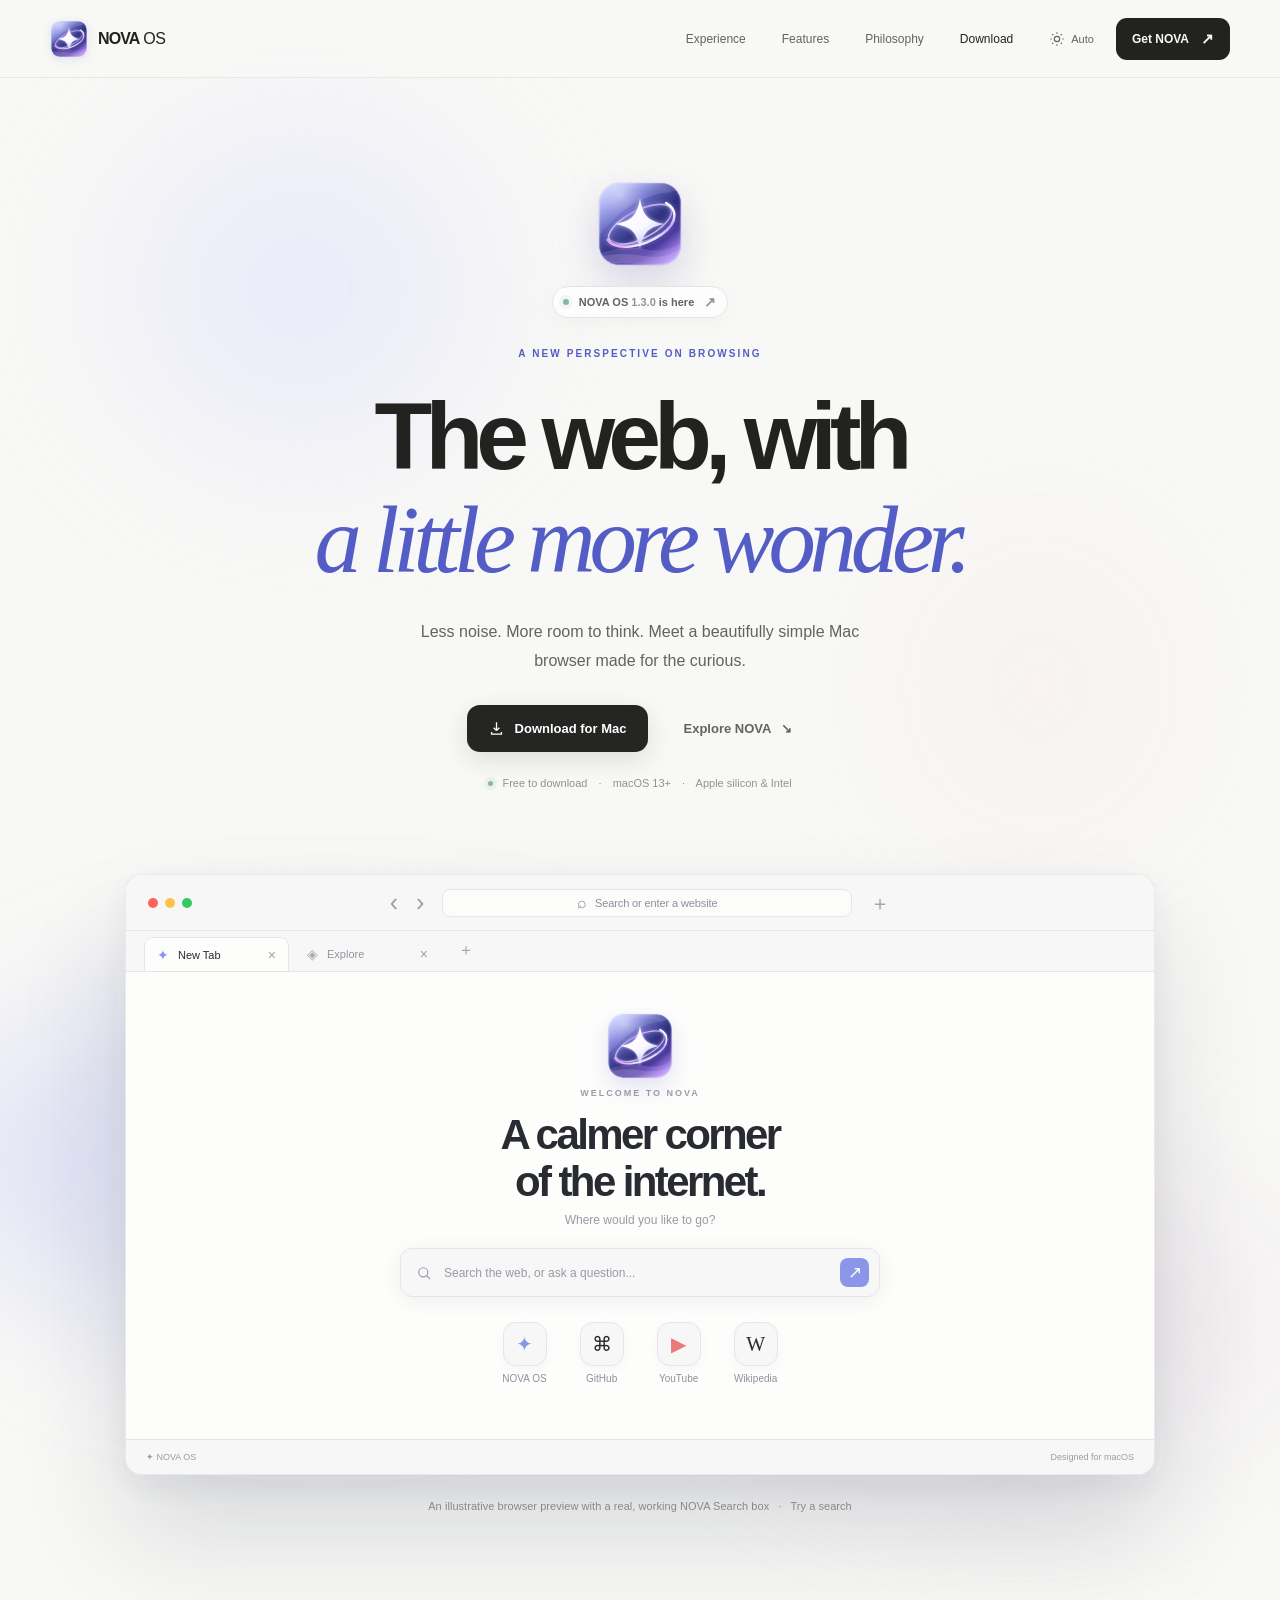
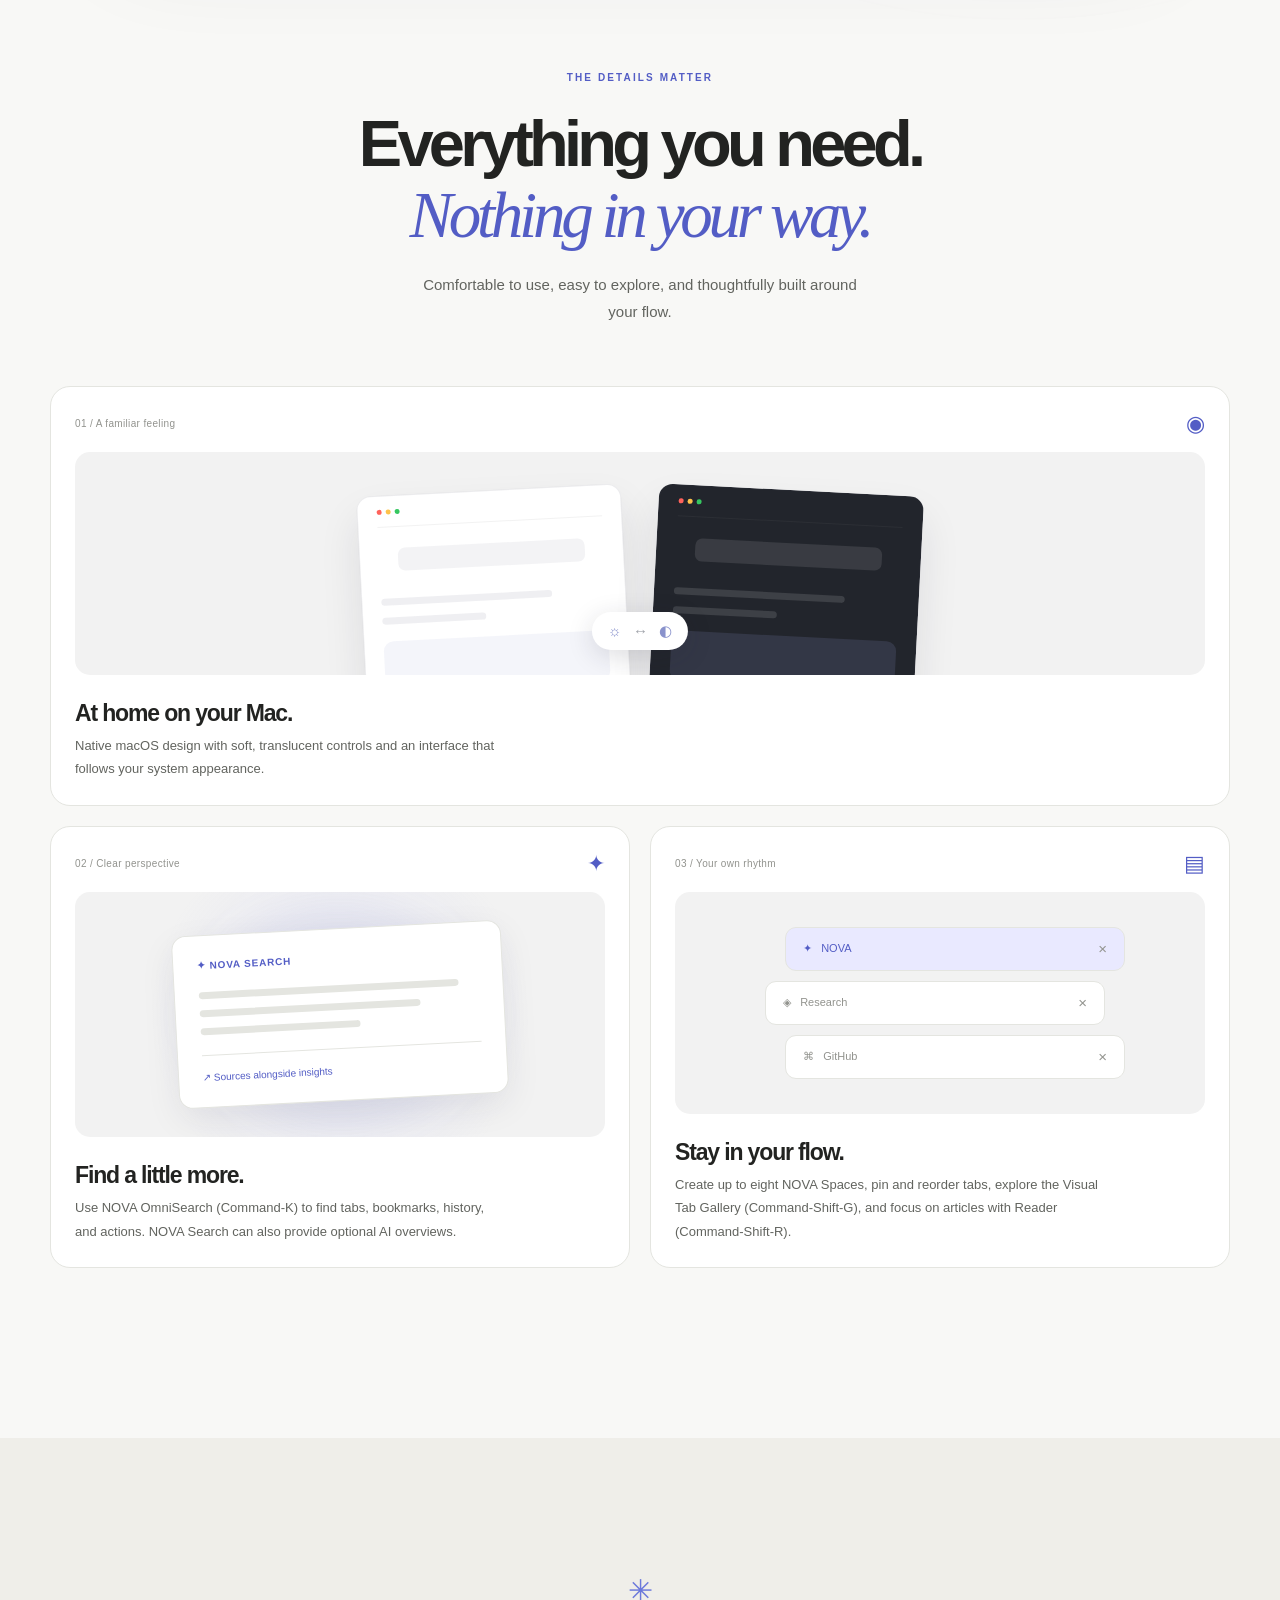
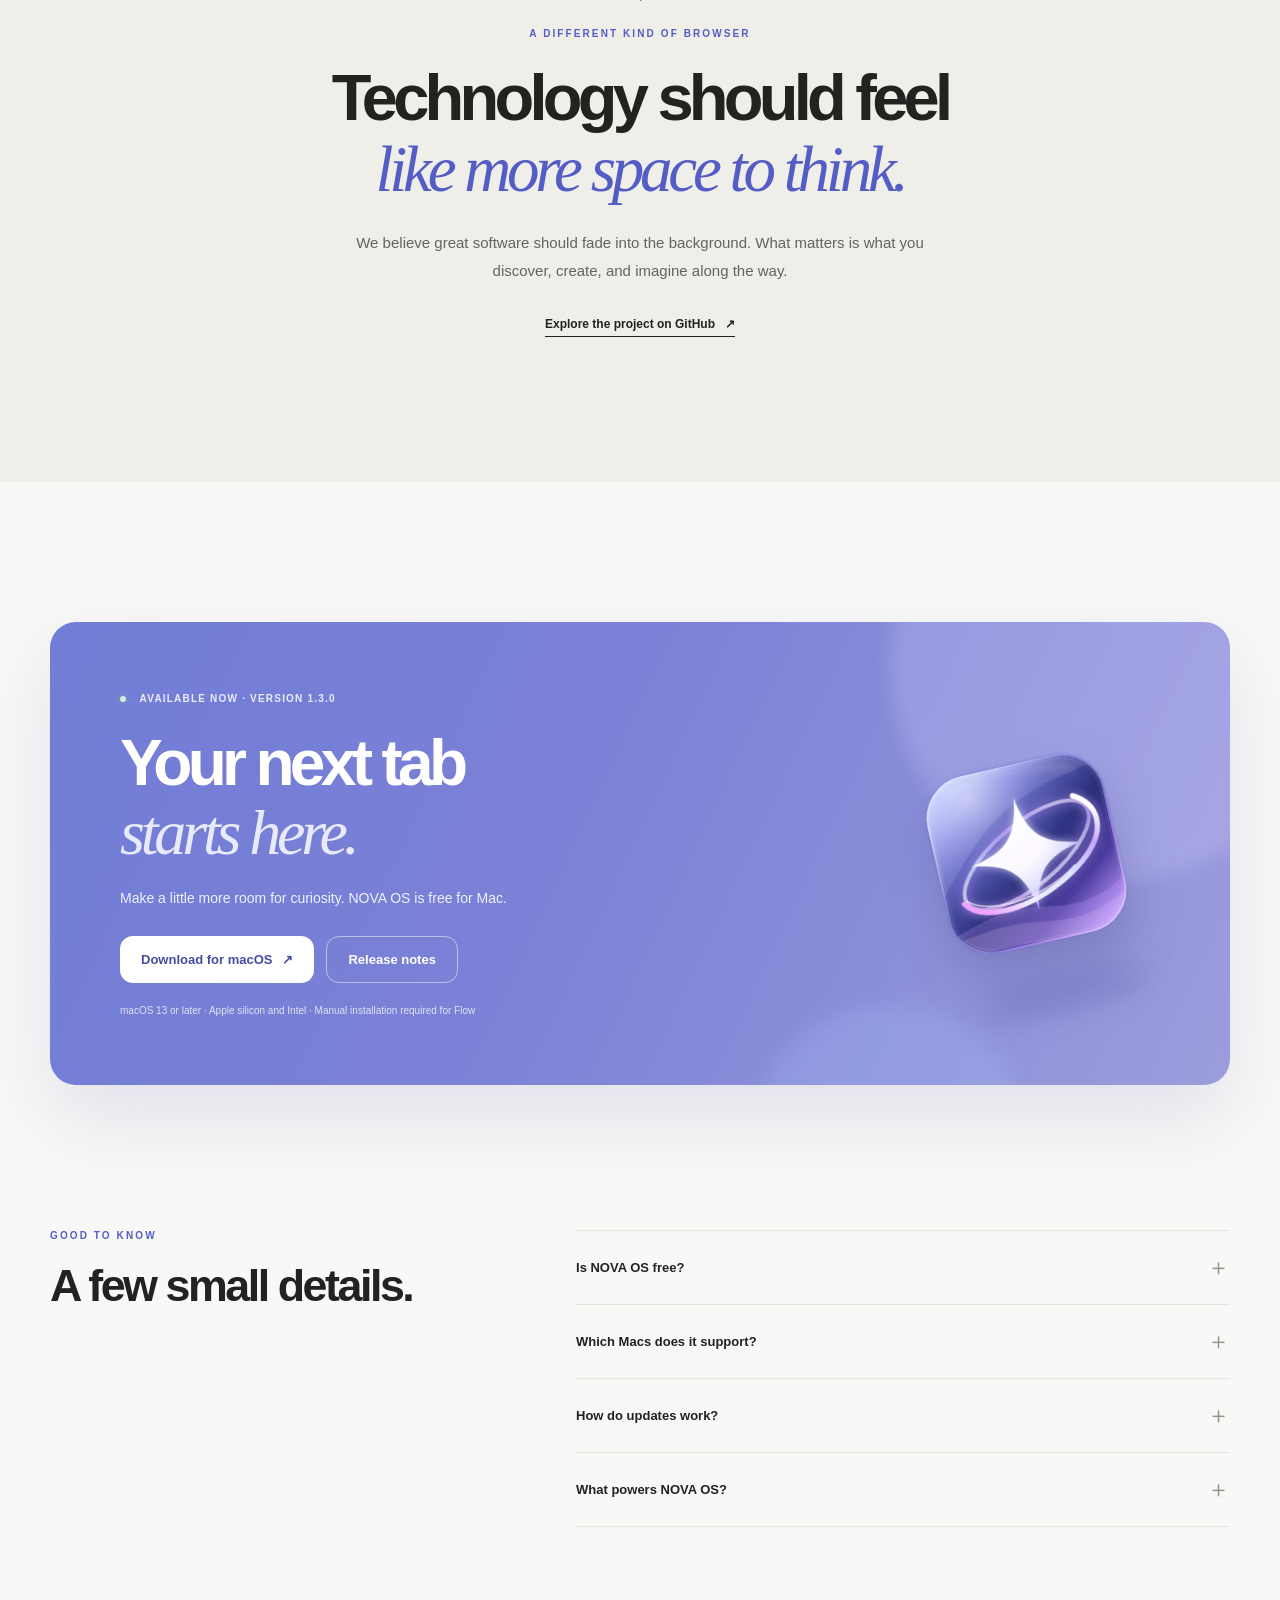
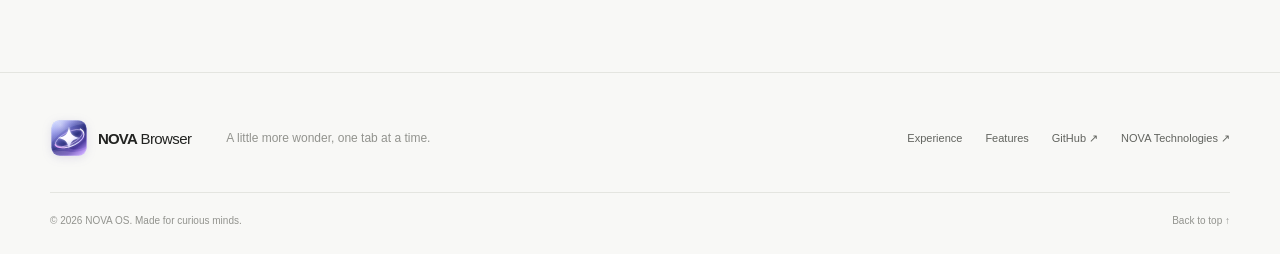
<file: site/index.html>
<!doctype html>
<html lang="en">
<head>
  <meta charset="utf-8">
  <meta name="viewport" content="width=device-width,initial-scale=1">
  <meta name="theme-color" content="#f8f8f6">
  <meta name="description" content="NOVA OS for Mac. A calmer, more thoughtful way to explore the web. Native macOS, beautiful tabs, NOVA Search, and AI-powered search overviews. Free download.">
  <meta property="og:type" content="website">
  <meta property="og:title" content="NOVA OS — A quieter way to explore">
  <meta property="og:description" content="A beautifully considered browser for Mac. Meet NOVA Flow.">
  <title>NOVA OS — A quieter way to explore</title>
  <link rel="icon" href="favicon.svg" type="image/svg+xml">
  <link rel="preload" href="logo.svg" as="image" type="image/svg+xml">
  <link rel="stylesheet" href="styles.css">
  <script src="script.js" defer></script>
</head>
<body>
  <a class="skip-link" href="#main">Skip to content</a>
  <div class="site-shell">
    <header class="site-header" id="top">
      <nav class="nav wrap" aria-label="Main navigation">
        <a class="brand" href="#top" aria-label="NOVA OS home"><span class="brand-mark" aria-hidden="true"><img src="logo.svg" alt="" width="38" height="38" decoding="async"></span><span>NOVA<span class="brand-soft"> OS</span></span></a>
        <div class="nav-links" id="nav-links">
          <a href="#experience">Experience</a>
          <a href="#features">Features</a>
          <a href="#story">Philosophy</a>
          <a href="#download">Download</a>
        </div>
        <div class="nav-actions">
          <button class="theme-button" id="theme-switch" type="button" aria-label="Theme: automatic. Change theme" title="Change appearance"><svg viewBox="0 0 24 24" fill="none" stroke="currentColor" stroke-width="1.7"><circle cx="12" cy="12" r="4"/><path d="M12 2v2m0 16v2m10-10h-2M4 12H2m17.1-7.1-1.5 1.5M6.4 17.6l-1.5 1.5m14.2 0-1.5-1.5M6.4 6.4 4.9 4.9"/></svg><span class="theme-text">Auto</span></button>
          <a class="nav-download" href="https://github.com/Ethan-cat-a/Nova-OS/releases/download/v1.3.0/Nova-OS-Installer.pkg" target="_blank" rel="noopener">Get NOVA <span aria-hidden="true">↗</span></a>
          <button class="menu-button" type="button" id="menu-button" aria-controls="nav-links" aria-expanded="false" aria-label="Open menu"><span></span><span></span></button>
        </div>
      </nav>
    </header>

    <main id="main">
      <section class="hero wrap" aria-labelledby="hero-heading">
        <div class="ambient ambient-one" aria-hidden="true"></div>
        <div class="ambient ambient-two" aria-hidden="true"></div>
        <div class="hero-content">
          <img class="hero-identity entrance" src="logo.svg" alt="NOVA OS orbital star logo" width="88" height="88" decoding="async">
          <a href="#download" class="announcement entrance"><span class="announcement-dot"></span><span>NOVA OS <span class="announcement-version">1.3.0</span> is here</span><span class="announcement-arrow" aria-hidden="true">↗</span></a>
          <p class="eyebrow entrance delay-1">A NEW PERSPECTIVE ON BROWSING</p>
          <h1 id="hero-heading" class="entrance delay-2">The web, with<br><em>a little more wonder.</em></h1>
          <p class="hero-description entrance delay-3">Less noise. More room to think. Meet a beautifully simple Mac browser made for the curious.</p>
          <div class="hero-actions entrance delay-4">
            <a class="button button-primary" href="https://github.com/Ethan-cat-a/Nova-OS/releases/download/v1.3.0/Nova-OS-Installer.pkg" target="_blank" rel="noopener"><svg viewBox="0 0 24 24" fill="none" stroke="currentColor" stroke-width="1.8" aria-hidden="true"><path d="M12 3v12m0 0 4-4m-4 4-4-4M5 17v3h14v-3"/></svg> Download for Mac</a>
            <a class="button button-quiet" href="#experience">Explore NOVA <span aria-hidden="true">↘</span></a>
          </div>
          <p class="hero-footnote entrance delay-4"><span class="tiny-dot"></span> Free to download <span class="footnote-separator">·</span> macOS 13+ <span class="footnote-separator">·</span> Apple silicon &amp; Intel</p>
        </div>
      </section>

      <section id="experience" class="experience-section" aria-labelledby="experience-heading">
        <div class="wrap">
          <div class="browser-stage reveal">
            <div class="stage-light stage-light-one" aria-hidden="true"></div>
            <div class="stage-light stage-light-two" aria-hidden="true"></div>
            <div class="browser-preview" id="browser-preview" aria-label="Illustrative NOVA OS interface preview">
              <div class="preview-topbar">
                <div class="traffic-lights" aria-hidden="true"><i></i><i></i><i></i></div>
                <div class="preview-toolbar">
                  <span class="preview-icon" aria-hidden="true">‹</span>
                  <span class="preview-icon" aria-hidden="true">›</span>
                  <div class="preview-address"><span class="address-lock" aria-hidden="true">⌕</span><span id="preview-address-text">Search or enter a website</span></div>
                  <span class="preview-icon preview-add" aria-hidden="true">＋</span>
                </div>
              </div>
              <div class="preview-tabs" aria-hidden="true"><div class="preview-tab selected"><span class="tab-favicon">✦</span> New Tab <span class="tab-x">×</span></div><div class="preview-tab"><span class="tab-favicon alt">◈</span> Explore <span class="tab-x">×</span></div><span class="tabs-plus">＋</span></div>
              <div class="preview-content">
                <img class="preview-stars preview-logo" src="logo.svg" alt="" width="68" height="68" decoding="async">
                <span class="preview-kicker">WELCOME TO NOVA</span>
                <h2 id="experience-heading">A calmer corner<br>of the internet.</h2>
                <p>Where would you like to go?</p>
                <form class="demo-search" id="demo-search" role="search" action="search.html" method="get">
                  <svg viewBox="0 0 24 24" fill="none" stroke="currentColor" stroke-width="1.8" aria-hidden="true"><circle cx="10.9" cy="10.9" r="6.8"/><path d="m16 16 5 5"/></svg>
                  <input id="demo-query" name="q" placeholder="Search the web, or ask a question..." aria-label="Try a NOVA search" autocomplete="off" maxlength="180">
                  <button class="demo-search-go" type="submit" aria-label="Search the web with NOVA OS">↗</button>
                </form>
                <div class="preview-favorites" aria-label="Example favorites">
                  <a href="https://nova-os-browser.vercel.app/" target="_blank" rel="noopener"><span class="favorite-icon fav-nova">✦</span><span>NOVA OS</span></a>
                  <a href="https://github.com/" target="_blank" rel="noopener"><span class="favorite-icon fav-git">⌘</span><span>GitHub</span></a>
                  <a href="https://www.youtube.com/" target="_blank" rel="noopener"><span class="favorite-icon fav-video">▶</span><span>YouTube</span></a>
                  <a href="https://en.wikipedia.org/" target="_blank" rel="noopener"><span class="favorite-icon fav-wiki">W</span><span>Wikipedia</span></a>
                </div>
              </div>
              <div class="preview-status"><span>✦ NOVA OS</span><span>Designed for macOS</span></div>
            </div>
            <p class="preview-caption">An illustrative browser preview with a real, working NOVA Search box <span>·</span> Try a search</p>
          </div>
        </div>
      </section>

      <section id="features" class="features-section wrap" aria-labelledby="features-heading">
        <div class="section-intro reveal">
          <p class="eyebrow">THE DETAILS MATTER</p>
          <h2 id="features-heading">Everything you need.<br><em>Nothing in your way.</em></h2>
          <p>Comfortable to use, easy to explore, and thoughtfully built around your flow.</p>
        </div>
        <div class="features-grid">
          <article class="feature-card feature-card-large reveal">
            <div class="feature-meta"><span class="feature-index">01 / A familiar feeling</span><span class="feature-symbol" aria-hidden="true">◉</span></div>
            <div class="feature-visual feature-visual-appearance" aria-hidden="true">
              <div class="appearance-left"><div class="appearance-head"><i></i><i></i><i></i></div><div class="appearance-bar"></div><div class="appearance-line"></div><div class="appearance-line short"></div><div class="appearance-card"></div></div>
              <div class="appearance-right"><div class="appearance-head"><i></i><i></i><i></i></div><div class="appearance-bar"></div><div class="appearance-line"></div><div class="appearance-line short"></div><div class="appearance-card"></div></div>
              <div class="appearance-switch">☼ <span>↔</span> ◐</div>
            </div>
            <div class="feature-copy"><h3>At home on your Mac.</h3><p>Native macOS design with soft, translucent controls and an interface that follows your system appearance.</p></div>
          </article>
          <article class="feature-card reveal">
            <div class="feature-meta"><span class="feature-index">02 / Clear perspective</span><span class="feature-symbol" aria-hidden="true">✦</span></div>
            <div class="feature-visual feature-visual-search" aria-hidden="true"><div class="search-glow"></div><div class="search-mini"><span class="mini-badge">✦ NOVA SEARCH</span><div class="mini-line big"></div><div class="mini-line"></div><div class="mini-line short"></div><div class="mini-source">↗ Sources alongside insights</div></div></div>
            <div class="feature-copy"><h3>Find a little more.</h3><p>Use NOVA OmniSearch (Command-K) to find tabs, bookmarks, history, and actions. NOVA Search can also provide optional AI overviews.</p></div>
          </article>
          <article class="feature-card reveal">
            <div class="feature-meta"><span class="feature-index">03 / Your own rhythm</span><span class="feature-symbol" aria-hidden="true">▤</span></div>
            <div class="feature-visual feature-visual-tabs" aria-hidden="true"><div class="mini-tab active">✦ &nbsp; NOVA <span>×</span></div><div class="mini-tab">◈ &nbsp; Research <span>×</span></div><div class="mini-tab">⌘ &nbsp; GitHub <span>×</span></div></div>
            <div class="feature-copy"><h3>Stay in your flow.</h3><p>Create up to eight NOVA Spaces, pin and reorder tabs, explore the Visual Tab Gallery (Command-Shift-G), and focus on articles with Reader (Command-Shift-R).</p></div>
          </article>
        </div>
      </section>

      <section class="quote-section" id="story" aria-labelledby="story-heading">
        <div class="wrap quote-layout reveal">
          <div class="quote-symbol" aria-hidden="true">✳</div>
          <p class="eyebrow">A DIFFERENT KIND OF BROWSER</p>
          <h2 id="story-heading">Technology should feel<br><em>like more space to think.</em></h2>
          <p>We believe great software should fade into the background. What matters is what you discover, create, and imagine along the way.</p>
          <a href="https://github.com/Ethan-cat-a/Nova-OS" target="_blank" rel="noopener" class="text-link">Explore the project on GitHub <span aria-hidden="true">↗</span></a>
        </div>
      </section>

      <section id="download" class="download-section wrap" aria-labelledby="download-heading">
        <div class="download-card reveal">
          <div class="download-orb orb-a" aria-hidden="true"></div><div class="download-orb orb-b" aria-hidden="true"></div>
          <div class="download-text">
            <span class="download-overline"><span class="status-dot"></span> AVAILABLE NOW · VERSION 1.3.0</span>
            <h2 id="download-heading">Your next tab<br><em>starts here.</em></h2>
            <p>Make a little more room for curiosity. NOVA OS is free for Mac.</p>
            <div class="download-actions"><a class="button button-white" href="https://github.com/Ethan-cat-a/Nova-OS/releases/download/v1.3.0/Nova-OS-Installer.pkg" target="_blank" rel="noopener">Download for macOS <span aria-hidden="true">↗</span></a><a class="button button-outline" href="https://github.com/Ethan-cat-a/Nova-OS/releases/tag/v1.3.0" target="_blank" rel="noopener">Release notes</a></div>
            <p class="download-footnote">macOS 13 or later · Apple silicon and Intel · Manual installation required for Flow</p>
          </div>
          <div class="download-icon-wrap" aria-hidden="true"><div class="download-icon"><img src="logo.svg" alt="" width="195" height="195" loading="lazy" decoding="async"></div><div class="icon-shadow"></div></div>
        </div>
      </section>

      <section class="faq wrap" aria-labelledby="faq-heading">
        <div class="faq-head reveal"><p class="eyebrow">GOOD TO KNOW</p><h2 id="faq-heading">A few small details.</h2></div>
        <div class="faq-list reveal">
          <details><summary>Is NOVA OS free? <span aria-hidden="true">＋</span></summary><p>Yes, NOVA OS is currently free to download and use.</p></details>
          <details><summary>Which Macs does it support? <span aria-hidden="true">＋</span></summary><p>NOVA OS supports macOS 13 and later, including Apple silicon and Intel Macs.</p></details>
          <details><summary>How do updates work? <span aria-hidden="true">＋</span></summary><p>Version 1.3.0 Flow is installed manually using the package above. The original Sparkle signing key was unavailable for this release, so the automatic-update feed still advertises 1.1.6.</p></details>
          <details><summary>What powers NOVA OS? <span aria-hidden="true">＋</span></summary><p>It's a native macOS app built with Apple's WebKit, with NOVA Search and optional AI-generated overviews of search results.</p></details>
        </div>
      </section>
    </main>

    <footer class="footer">
      <div class="wrap footer-top">
        <a class="brand footer-brand" href="#top"><span class="brand-mark" aria-hidden="true"><img src="logo.svg" alt="" width="36" height="36" loading="lazy" decoding="async"></span><span>NOVA<span class="brand-soft"> Browser</span></span></a>
        <p>A little more wonder, one tab at a time.</p>
        <div class="footer-links"><a href="#experience">Experience</a><a href="#features">Features</a><a href="https://github.com/Ethan-cat-a/Nova-OS" target="_blank" rel="noopener">GitHub ↗</a><a href="https://nova-technologies-ai.vercel.app/#products" target="_blank" rel="noopener">NOVA Technologies ↗</a></div>
      </div>
      <div class="wrap footer-bottom"><span>© <span id="year">2026</span> NOVA OS. Made for curious minds.</span><a href="#top">Back to top ↑</a></div>
    </footer>
  </div>
</body>
</html>
</file>
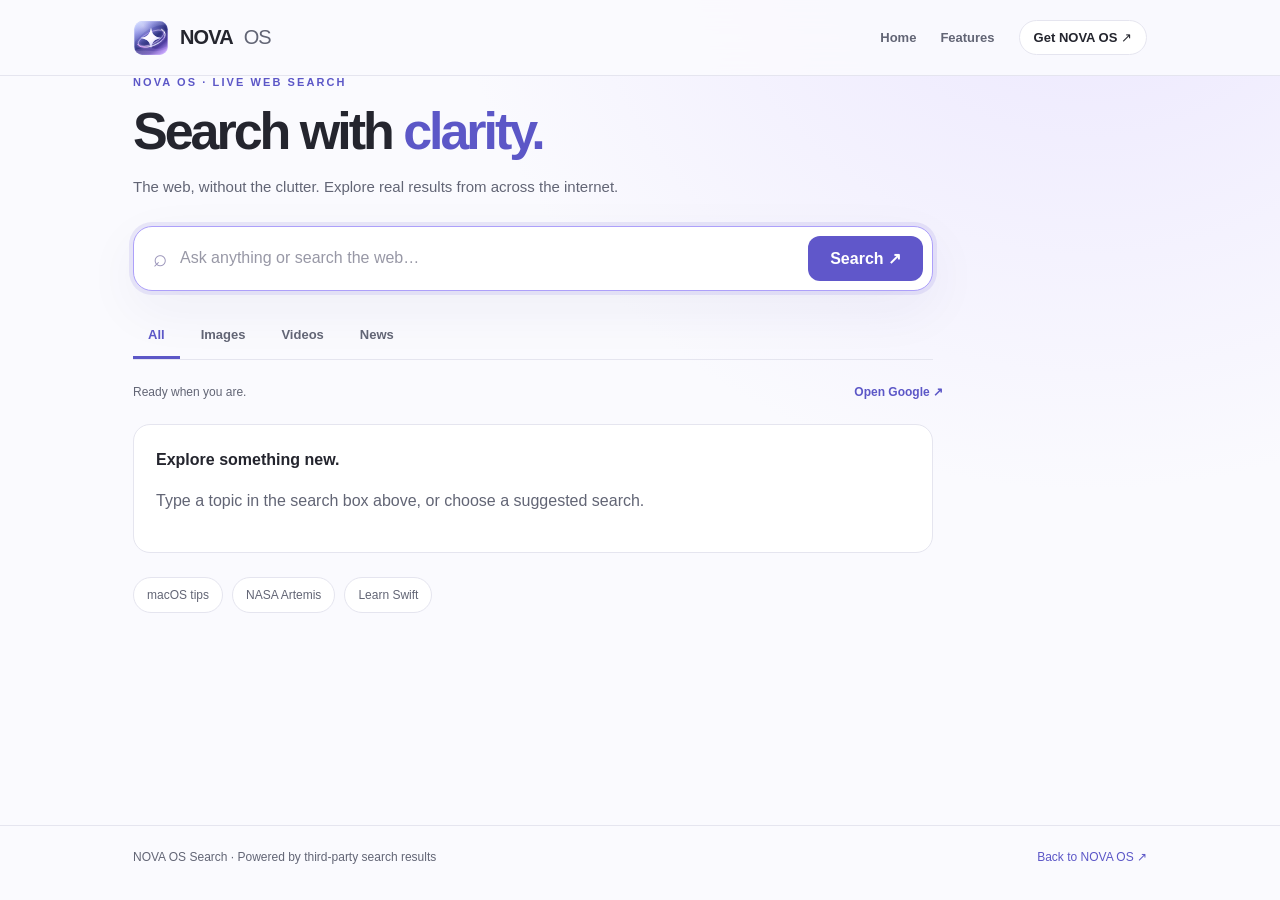
<file: site/search.html>
<!doctype html>
<html lang="en">
<head>
  <meta charset="utf-8">
  <meta name="viewport" content="width=device-width,initial-scale=1">
  <meta name="theme-color" content="#f8f8fa">
  <meta name="description" content="Search the web with NOVA OS. Discover links, images, videos, and news with a fast, focused interface.">
  <title>NOVA Search — NOVA OS</title>
  <link rel="icon" href="favicon.svg" type="image/svg+xml">
  <style>
    :root {
      color-scheme: light;
      --bg: #fafafe; --fg: #24252e; --subtle: #626575; --line: #e5e5ef;
      --panel: #ffffff; --accent: #5c57c7; --accent-soft: #eeeaff;
      --shadow: 0 18px 55px rgba(44,42,103,.055);
    }
    * { box-sizing: border-box }
    body { min-height:100vh; margin:0; background:radial-gradient(ellipse at 85% -12%,#e4ddffb3,transparent 42%),var(--bg);
      color:var(--fg); font-family:-apple-system,BlinkMacSystemFont,"SF Pro Display","Segoe UI",sans-serif; -webkit-font-smoothing:antialiased }
    a { color:inherit } button,input { font:inherit }
    .wrap { max-width:1070px;margin:0 auto;padding:0 28px }
    .topbar { position:sticky;top:0;z-index:5;border-bottom:1px solid var(--line);background:color-mix(in srgb,var(--bg) 93%,transparent);backdrop-filter:blur(22px);-webkit-backdrop-filter:blur(22px) }
    .topinner { min-height:75px;display:flex;align-items:center;justify-content:space-between;gap:22px }
    .brand { display:flex;align-items:center;gap:11px;text-decoration:none;font-weight:710;letter-spacing:-.045em;font-size:20px }
    .brand img { width:36px;height:36px }
    .brand span { font-weight:460;color:var(--subtle) }
    .toplinks {display:flex;gap:24px;align-items:center}
    .toplinks a {font-size:13px;text-decoration:none;color:var(--subtle);font-weight:550}
    .toplinks a:hover {color:var(--accent)}
    .toplinks .download {border:1px solid var(--line);padding:9px 14px;border-radius:99px;color:var(--fg);background:var(--panel)}
    main {padding-top:65px;padding-bottom:100px;min-height:calc(100vh - 151px)}
    .eyebrow {color:var(--accent);font-size:11px;letter-spacing:.19em;font-weight:760;text-transform:uppercase;margin:0 0 15px}
    h1 {font-size:clamp(34px,5vw,52px);letter-spacing:-.058em;line-height:1.11;margin:0 0 14px;font-weight:720}
    h1 em {font-style:normal;color:var(--accent)}
    .lede {color:var(--subtle);font-size:15px;margin:0 0 27px;line-height:1.6}
    .search-form {max-width:800px;display:flex;align-items:center;gap:10px;background:var(--panel);padding:9px 9px 9px 19px;
      border-radius:19px;border:1px solid var(--line);box-shadow:var(--shadow)}
    .search-form:focus-within {border-color:#ada0fa;box-shadow:0 0 0 4px rgba(111,88,213,.12),var(--shadow)}
    .mag {font-size:24px;color:#9b95ba;line-height:1;flex:none}
    .search-form input {width:100%;border:0;outline:0;background:transparent;color:var(--fg);padding:10px 3px;font-size:16px;min-width:0}
    .search-form input::placeholder {color:#9898a6}
    .search-form button {flex:none;padding:13px 22px;background:#6057ca;border:0;border-radius:12px;color:white;font-weight:660;cursor:pointer}
    .search-form button:hover {background:#5046b3}
    .categories {display:flex;gap:6px;max-width:800px;border-bottom:1px solid var(--line);padding-top:26px;overflow-x:auto}
    .category {flex:none;display:inline-block;padding:10px 15px 14px;color:var(--subtle);font-size:13px;font-weight:550;text-decoration:none;border-bottom:3px solid transparent}
    .category:hover {color:var(--accent)}
    .category.active {color:var(--accent);border-color:var(--accent);font-weight:720}
    .report {max-width:810px;display:flex;align-items:center;justify-content:space-between;gap:14px;flex-wrap:wrap;margin:25px 0;color:var(--subtle);font-size:12px}
    .report p {margin:0}
    .backup-link {text-decoration:none;color:var(--accent);font-weight:650}
    .results {max-width:820px;display:grid;gap:12px}
    .result {display:block;text-decoration:none;padding:22px 23px;background:var(--panel);border:1px solid var(--line);border-radius:17px;box-shadow:0 4px 18px rgba(44,42,103,.018);transition:transform .14s,border-color .14s}
    .result:hover,.result:focus-visible {transform:translateY(-2px);border-color:#bdafe8;outline:none}
    .site {display:flex;align-items:center;gap:9px;color:var(--subtle);font-size:11px;overflow-wrap:anywhere}
    .site-icon {width:26px;height:26px;flex:none;display:grid;place-items:center;border-radius:8px;background:var(--accent-soft);color:var(--accent);font-weight:700}
    .result h2 {font-size:17px;letter-spacing:-.017em;line-height:1.4;margin:10px 0 6px;color:var(--accent);font-weight:675}
    .result p {font-size:13px;line-height:1.55;color:var(--subtle);margin:0;overflow-wrap:anywhere}
    .results.images {grid-template-columns:repeat(auto-fill,minmax(195px,1fr))}
    .images .result {padding:9px 9px 15px}
    .images .result img {width:100%;aspect-ratio:4/3;object-fit:cover;border-radius:12px;background:var(--accent-soft)}
    .images .result h2 {font-size:13px;margin:10px 6px 4px}
    .images .result .site {padding:0 6px}
    .images .result p {display:none}
    .note {max-width:800px;padding:22px;color:var(--subtle);background:var(--panel);border:1px solid var(--line);border-radius:17px;line-height:1.6}
    .note strong {color:var(--fg)}
    .note a {color:var(--accent)}
    .examples {display:flex;gap:9px;flex-wrap:wrap;margin-top:24px;max-width:800px}
    .examples a {font-size:12px;text-decoration:none;color:var(--subtle);padding:10px 13px;border-radius:90px;border:1px solid var(--line);background:var(--panel)}
    .examples a:hover {color:var(--accent);border-color:#a99fef}
    footer {padding:24px 0;border-top:1px solid var(--line);font-size:12px;color:var(--subtle)}
    footer .wrap {display:flex;justify-content:space-between;gap:20px;flex-wrap:wrap}
    footer a {text-decoration:none;color:var(--accent)}
    @media (prefers-reduced-motion:reduce){*,*:before,*:after{transition:none!important;scroll-behavior:auto!important}}
    @media (max-width:620px){
      .wrap {padding:0 17px}
      .topinner {min-height:66px}
      .toplinks {gap:10px}
      .toplinks a:not(.download) {display:none}
      main {padding-top:44px}
      .search-form {gap:4px;padding:5px 5px 5px 12px;border-radius:14px}
      .search-form button {padding:12px 13px}
      .search-form input {font-size:14px}
      .result {padding:18px}
      .report {margin:19px 0}
    }
    @media (prefers-color-scheme:dark){
      :root {color-scheme:dark;--bg:#14151b;--fg:#eeeeff;--subtle:#aaa8be;--line:#30313e;
        --panel:#20212a;--accent:#b8adff;--accent-soft:#373349;--shadow:0 18px 55px rgba(0,0,0,.14)}
      body {background:radial-gradient(ellipse at 85% -12%,#34305480,transparent 44%),var(--bg)}
      .search-form button {background:#7770d8;color:#fff}
      .search-form button:hover {background:#8e81ed}
      .toplinks .download {color:var(--fg)}
      .result:hover,.result:focus-visible {border-color:#665d98}
      .result h2,.backup-link {color:#b9b0ff}
      .search-form input::placeholder {color:#848397}
    }
  </style>
</head>
<body>
  <header class="topbar">
    <div class="wrap topinner">
      <a href="/" class="brand" aria-label="NOVA OS home"><img src="logo.svg" width="36" height="36" alt="">NOVA <span>OS</span></a>
      <nav class="toplinks" aria-label="Site navigation">
        <a href="/">Home</a>
        <a href="/#features">Features</a>
        <a class="download" href="/#download">Get NOVA OS ↗</a>
      </nav>
    </div>
  </header>
  <main class="wrap">
    <p class="eyebrow">NOVA OS · LIVE WEB SEARCH</p>
    <h1>Search with <em>clarity.</em></h1>
    <p class="lede">The web, without the clutter. Explore real results from across the internet.</p>
    <form class="search-form" action="search.html" method="get" role="search">
      <span class="mag" aria-hidden="true">⌕</span>
      <input id="search-input" type="search" name="q" aria-label="Search the web" placeholder="Ask anything or search the web…" maxlength="180" required autocomplete="off" autofocus>
      <button type="submit">Search ↗</button>
    </form>
    <nav class="categories" id="categories" aria-label="Search categories">
      <a class="category" data-type="all" href="?type=all">All</a>
      <a class="category" data-type="images" href="?type=images">Images</a>
      <a class="category" data-type="videos" href="?type=videos">Videos</a>
      <a class="category" data-type="news" href="?type=news">News</a>
    </nav>
    <div class="report">
      <p id="search-status" role="status" aria-live="polite">Ready when you are.</p>
      <a id="backup-link" class="backup-link" href="https://www.google.com/" target="_blank" rel="noopener noreferrer">Open Google ↗</a>
    </div>
    <section class="results" id="results" aria-label="Search results" aria-busy="false"></section>
    <div class="examples" id="examples">
      <a href="?q=macOS+tips">macOS tips</a>
      <a href="?q=NASA+Artemis">NASA Artemis</a>
      <a href="?q=learn+Swift">Learn Swift</a>
    </div>
  </main>
  <footer><div class="wrap"><span>NOVA OS Search · Powered by third-party search results</span><a href="/">Back to NOVA OS ↗</a></div></footer>
  <script>
    (() => {
      "use strict";
      const params = new URLSearchParams(location.search);
      const query = (params.get("q") || "").trim().slice(0, 180);
      const allowed = ["all", "images", "videos", "news"];
      const type = allowed.includes(params.get("type")) ? params.get("type") : "all";
      const input = document.getElementById("search-input");
      const status = document.getElementById("search-status");
      const results = document.getElementById("results");
      const examples = document.getElementById("examples");
      const fallback = document.getElementById("backup-link");
      input.value = query;
      fallback.href = "https://www.google.com/search?q=" + encodeURIComponent(query);
      document.querySelectorAll(".category").forEach(link => {
        link.classList.toggle("active", link.dataset.type === type);
        if (link.dataset.type === type) link.setAttribute("aria-current", "page");
        link.href = "search.html?q=" + encodeURIComponent(query) + "&type=" + encodeURIComponent(link.dataset.type);
      });

      function safeUrl(raw) {
        try {
          const url = new URL(String(raw));
          return url.protocol === "https:" || url.protocol === "http:" ? url : null;
        } catch { return null; }
      }
      function el(tag, className, content) {
        const element = document.createElement(tag);
        if (className) element.className = className;
        if (content !== undefined) element.textContent = String(content);
        return element;
      }
      function message(heading, detail) {
        const note = el("div", "note");
        const title = el("strong", "", heading);
        const desc = el("p", "", detail);
        note.append(title, desc);
        results.replaceChildren(note);
      }
      function resultCard(item, category) {
        if (!item || typeof item !== "object") return null;
        const url = safeUrl(item.url);
        if (!url) return null;
        const link = el("a", "result");
        link.href = url.href;
        link.target = "_blank";
        link.rel = "noopener noreferrer";
        const image = safeUrl(item.imageUrl);
        if (category === "images" && image) {
          const img = el("img");
          img.src = image.href;
          img.alt = String(item.title || "Image search result").slice(0, 140);
          img.loading = "lazy";
          img.referrerPolicy = "no-referrer";
          link.append(img);
        }
        const site = el("div", "site");
        site.append(el("span", "site-icon", url.hostname.replace(/^www\./, "").charAt(0).toUpperCase()));
        site.append(el("span", "", url.hostname));
        const title = el("h2", "", String(item.title || url.hostname).slice(0, 240));
        const snippet = el("p", "", String(item.snippet || "").slice(0, 700));
        link.append(site, title, snippet);
        return link;
      }
      async function search() {
        if (!query) { message("Explore something new.", "Type a topic in the search box above, or choose a suggested search."); return; }
        examples.hidden = true;
        document.title = query + " — NOVA Search";
        status.textContent = "Finding " + type + " results for “" + query + "”…";
        results.setAttribute("aria-busy", "true");
        message("Searching the web…", "Looking up current results.");
        const controller = new AbortController();
        const timeout = setTimeout(() => controller.abort(), 16000);
        try {
          const res = await fetch("/api/search?q=" + encodeURIComponent(query) + "&type=" + encodeURIComponent(type), {
            cache: "no-store", signal: controller.signal, headers: {Accept: "application/json"}
          });
          if (!res.ok) throw new Error("Search service returned " + res.status);
          const data = await res.json();
          if (!data || !Array.isArray(data.results)) throw new Error("Search response was incomplete");
          results.replaceChildren();
          results.classList.toggle("images", type === "images");
          let count = 0;
          for (const item of data.results.slice(0, 40)) {
            const card = resultCard(item, type);
            if (!card) continue;
            results.append(card);
            count += 1;
          }
          status.textContent = count + (count === 1 ? " result" : " results") + " · " + (data.provider || "Web Search");
          if (!count) message("No results found.", "Try different keywords, or use the Google link above.");
        } catch (error) {
          status.textContent = "Search is temporarily unavailable";
          message("Couldn't connect to the search service.", "Try again or use the Google link above. Your query is not lost.");
        } finally {
          clearTimeout(timeout);
          results.setAttribute("aria-busy", "false");
        }
      }
      search();
    })();
  </script>
</body>
</html>
</file>
<file: site/styles.css>
:root{color-scheme:light;--bg:#f8f8f6;--paper:#fff;--surface:#f2f2f0;--ink:#222321;--ink-soft:#62645f;--ink-muted:#92938e;--line:#e4e5e0;--accent:#6b78db;--accent-deep:#535dc5;--lavender:#e9e9ff;--shadow:0 24px 80px rgba(36,40,60,.09);--preview-bg:#fdfdfc;--preview-head:#f7f7f8;--preview-line:#e6e6ea;--preview-ink:#292b32;--card:#fff;--card-visual:#f2f2f2;--story:#efeee9;--nav-bg:rgba(248,248,246,.79)}
:root[data-theme=dark]{color-scheme:dark;--bg:#17191b;--paper:#202226;--surface:#26282a;--ink:#f3f3ef;--ink-soft:#b6b7b4;--ink-muted:#818489;--line:#35383a;--accent:#a0a9ff;--accent-deep:#929cf6;--lavender:#383b53;--shadow:0 26px 90px rgba(0,0,0,.28);--preview-bg:#22252b;--preview-head:#282b31;--preview-line:#393d48;--preview-ink:#f1f2f5;--card:#222528;--card-visual:#2b2e33;--story:#242729;--nav-bg:rgba(23,25,27,.83)}
@media(prefers-color-scheme:dark){:root:not([data-theme=light]){color-scheme:dark;--bg:#17191b;--paper:#202226;--surface:#26282a;--ink:#f3f3ef;--ink-soft:#b6b7b4;--ink-muted:#818489;--line:#35383a;--accent:#a0a9ff;--accent-deep:#929cf6;--lavender:#383b53;--shadow:0 26px 90px rgba(0,0,0,.28);--preview-bg:#22252b;--preview-head:#282b31;--preview-line:#393d48;--preview-ink:#f1f2f5;--card:#222528;--card-visual:#2b2e33;--story:#242729;--nav-bg:rgba(23,25,27,.83)}}
*{box-sizing:border-box}html{scroll-behavior:smooth;scroll-padding-top:95px}body{margin:0;min-width:320px;background:var(--bg);color:var(--ink);font-family:-apple-system,BlinkMacSystemFont,"Segoe UI",Arial,sans-serif;-webkit-font-smoothing:antialiased;text-rendering:optimizeLegibility}button,input{font:inherit}a{color:inherit}button{cursor:pointer}::selection{background:rgba(107,120,219,.22)}.wrap{width:min(1180px,calc(100% - 72px));margin:0 auto}.site-shell{overflow:hidden}.skip-link{position:absolute;z-index:100;top:-100px;left:10px;background:var(--ink);color:var(--bg);padding:10px 15px;border-radius:9px}.skip-link:focus{top:10px}
.site-header{position:sticky;z-index:40;top:0;height:78px;background:var(--nav-bg);border-bottom:1px solid color-mix(in srgb,var(--line) 76%,transparent);backdrop-filter:blur(24px) saturate(1.32);-webkit-backdrop-filter:blur(24px) saturate(1.32);transition:background .3s ease,box-shadow .3s ease}.site-header.scrolled{box-shadow:0 10px 45px rgba(30,30,40,.045)}.nav{display:flex;align-items:center;justify-content:space-between;height:100%;gap:28px}.brand{text-decoration:none;display:flex;align-items:center;gap:10px;font-size:16px;font-weight:750;letter-spacing:-.055em;white-space:nowrap}.brand-soft{font-weight:500;letter-spacing:-.04em}.brand-mark{color:#fff;width:34px;height:34px;display:grid;place-items:center;background:linear-gradient(145deg,#9ca6f9 5%,#6e7fe3 78%,#6971bf);border-radius:11px;box-shadow:0 3px 11px rgba(99,108,211,.20);font-size:18px}.brand-mark svg{width:24px;height:24px}.nav-links{display:flex;align-items:center;gap:36px;margin-left:auto}.nav-links a{text-decoration:none;font-size:12px;font-weight:540;color:var(--ink-soft);transition:color .18s}.nav-links a:hover,.nav-links a.active{color:var(--ink)}.nav-actions{display:flex;align-items:center;gap:14px}.theme-button{display:flex;align-items:center;gap:6px;background:transparent;border:0;color:var(--ink-soft);padding:8px;border-radius:10px;font-size:11px;transition:background .2s,color .2s}.theme-button:hover{color:var(--ink);background:var(--surface)}.theme-button svg{width:16px;height:16px}.nav-download{text-decoration:none;display:flex;align-items:center;gap:12px;background:var(--ink);color:var(--bg);font-weight:600;font-size:12px;padding:12px 16px;border-radius:11px;transition:transform .2s,opacity .2s}.nav-download:hover{transform:translateY(-2px);opacity:.86}.nav-download span{font-size:15px}.menu-button{display:none;border:0;background:transparent;width:38px;height:38px;border-radius:10px;align-items:center;justify-content:center;flex-direction:column;gap:6px}.menu-button span{width:18px;height:1.5px;background:var(--ink);display:block;transition:transform .2s}.menu-button[aria-expanded=true] span:first-child{transform:translateY(3.75px) rotate(45deg)}.menu-button[aria-expanded=true] span:last-child{transform:translateY(-3.75px) rotate(-45deg)}
.hero{position:relative;text-align:center;min-height:635px;display:flex;align-items:center;justify-content:center;padding:102px 0 85px}.hero-content{position:relative;z-index:2;max-width:890px;margin:auto}.ambient{position:absolute;pointer-events:none;filter:blur(78px);border-radius:50%;opacity:.55;animation:orb-drift 15s ease-in-out infinite alternate}.ambient-one{width:360px;height:340px;background:rgba(208,210,255,.58);top:5%;left:6%}.ambient-two{width:240px;height:280px;background:rgba(244,224,217,.48);right:6%;bottom:6%;animation-delay:-6s}.announcement{display:inline-flex;gap:10px;align-items:center;border:1px solid var(--line);background:color-mix(in srgb,var(--paper) 75%,transparent);padding:7px 11px 7px 10px;border-radius:100px;text-decoration:none;color:var(--ink-soft);font-size:11px;font-weight:600;box-shadow:0 5px 23px rgba(40,40,70,.03);transition:border-color .2s,transform .2s}.announcement:hover{transform:translateY(-2px);border-color:var(--accent)}.announcement-dot,.tiny-dot,.status-dot{width:6px;height:6px;background:#89b69f;display:inline-block;border-radius:50%;box-shadow:0 0 0 4px rgba(137,182,159,.10)}.announcement-version{color:var(--ink-muted)}.announcement-arrow{font-size:14px;color:var(--ink-muted)}.eyebrow{font-size:10px;font-weight:750;letter-spacing:.21em;color:var(--accent-deep);margin:0 0 26px}.hero .eyebrow{margin-top:38px}.hero h1,.section-intro h2,.quote-section h2,.download-text h2{font-weight:600;letter-spacing:-.073em;line-height:1.09}.hero h1{font-size:clamp(55px,7.4vw,102px);margin:0 0 26px}.hero h1 em,.section-intro h2 em,.quote-section h2 em,.download-text h2 em{font-family:"Iowan Old Style","Baskerville","Palatino Linotype",Georgia,serif;font-weight:400;letter-spacing:-.065em;font-style:italic}.hero h1 em{color:var(--accent-deep)}.hero-description{font-size:16px;line-height:1.8;max-width:480px;margin:0 auto;color:var(--ink-soft)}.hero-actions{display:flex;align-items:center;justify-content:center;gap:15px;margin-top:29px}.button{display:inline-flex;text-decoration:none;align-items:center;justify-content:center;gap:10px;white-space:nowrap;min-height:47px;padding:0 21px;border-radius:13px;font-size:13px;font-weight:650;transition:transform .22s,background .22s,box-shadow .22s}.button:hover{transform:translateY(-3px)}.button svg{width:17px;height:17px}.button-primary{background:#252624;color:#fff;box-shadow:0 8px 25px rgba(35,35,45,.12)}.button-primary:hover{background:#424340;box-shadow:0 12px 30px rgba(35,35,45,.16)}.button-quiet{color:var(--ink-soft);background:transparent}.button-quiet:hover{color:var(--ink)}.hero-footnote{color:var(--ink-muted);margin:25px 0 0;font-size:11px}.hero-footnote .tiny-dot{width:5px;height:5px;margin:0 6px 1px 0}.footnote-separator{margin:0 8px}
.experience-section{padding:0 0 160px}.browser-stage{position:relative;isolation:isolate}.stage-light{position:absolute;z-index:-1;border-radius:50%;pointer-events:none;filter:blur(65px)}.stage-light-one{width:67%;height:60%;background:rgba(157,164,241,.23);top:15%;left:-10%}.stage-light-two{width:46%;height:50%;background:rgba(229,216,228,.34);right:-5%;bottom:5%}.browser-preview{--preview-width:min(100%,1030px);position:relative;width:var(--preview-width);margin:auto;background:var(--preview-bg);border:1px solid color-mix(in srgb,var(--preview-line) 88%,transparent);border-radius:17px;overflow:hidden;box-shadow:0 60px 110px rgba(35,39,70,.14),0 11px 32px rgba(40,42,60,.07),0 0 0 8px rgba(255,255,255,.13);transform-origin:center center;transition:box-shadow .45s,transform .35s ease;will-change:transform}.browser-preview:hover{box-shadow:0 68px 130px rgba(35,39,70,.18),0 12px 35px rgba(40,42,60,.07)}.preview-topbar{position:relative;height:56px;background:var(--preview-head);display:flex;align-items:center;border-bottom:1px solid var(--preview-line)}.traffic-lights{display:flex;gap:7px;position:absolute;left:22px;top:23px}.traffic-lights i,.appearance-head i{width:10px;height:10px;border-radius:50%;background:#ff625b}.traffic-lights i:nth-child(2),.appearance-head i:nth-child(2){background:#fec24b}.traffic-lights i:nth-child(3),.appearance-head i:nth-child(3){background:#36c760}.preview-toolbar{width:57%;height:100%;display:flex;align-items:center;justify-content:center;gap:18px;margin:auto}.preview-icon{font-size:25px;font-weight:300;color:#9a9daa;line-height:1}.preview-add{font-size:20px}.preview-address{font-size:11px;letter-spacing:-.01em;color:#8c909d;background:color-mix(in srgb,var(--preview-bg) 86%,transparent);border:1px solid var(--preview-line);border-radius:8px;height:28px;display:flex;align-items:center;justify-content:center;gap:8px;min-width:50%;max-width:410px;flex:1}.address-lock{font-size:16px}.preview-tabs{height:41px;background:var(--preview-head);border-bottom:1px solid var(--preview-line);display:flex;gap:6px;align-items:end;padding:0 18px}.preview-tab{display:flex;align-items:center;gap:9px;min-width:145px;max-width:185px;height:34px;padding:0 12px;color:#9195a0;font-size:11px;border-radius:9px 9px 0 0;background:transparent}.preview-tab.selected{background:var(--preview-bg);color:var(--preview-ink);border:1px solid var(--preview-line);border-bottom:0}.tab-favicon{font-size:14px;color:#8a96e3}.tab-favicon.alt{color:#acadaf}.tab-x{margin-left:auto;color:#9fa1a8;font-size:14px}.tabs-plus{font-size:16px;color:#9fa1a8;margin:0 12px 10px}.preview-content{min-height:430px;display:flex;flex-direction:column;align-items:center;justify-content:center;padding:40px 30px 55px;color:var(--preview-ink)}.preview-stars{font-size:31px;color:#929cf2;margin-bottom:9px;text-shadow:0 8px 24px rgba(122,137,232,.25);animation:star-glow 5s ease-in-out infinite}.preview-kicker{font-size:9px;font-weight:650;letter-spacing:.22em;color:#9b9ea9}.preview-content h2{font-size:clamp(29px,4.5vw,42px);font-weight:600;letter-spacing:-.062em;line-height:1.12;text-align:center;margin:13px 0 8px}.preview-content p{color:#989ba4;font-size:12px;margin:0 0 21px}.demo-search{height:49px;width:min(480px,100%);border:1px solid var(--preview-line);box-shadow:0 4px 23px rgba(24,25,40,.06);background:var(--preview-head);border-radius:12px;display:flex;align-items:center;gap:10px;padding:0 10px 0 15px;transition:border .18s,box-shadow .18s}.demo-search:focus-within{border-color:#959ce9;box-shadow:0 0 0 3px rgba(128,137,219,.14)}.demo-search svg{height:16px;width:16px;flex-shrink:0;color:#9b9daa}.demo-search input{width:100%;min-width:0;flex:1;outline:none;border:0;background:transparent;font-size:12px;color:var(--preview-ink)}.demo-search input::placeholder{color:#989aa4}.demo-search-go{background:#8b96e9;color:white;border:0;border-radius:8px;width:29px;height:29px;font-size:17px;transition:background .2s,transform .2s}.demo-search-go:hover{background:#697adb;transform:translateY(-1px)}.preview-favorites{display:flex;align-items:center;justify-content:center;gap:33px;margin:25px 0 0}.preview-favorites a{display:flex;align-items:center;flex-direction:column;gap:7px;text-decoration:none;color:#8e919b;font-size:10px;transition:transform .2s,color .2s}.preview-favorites a:hover{transform:translateY(-4px);color:var(--preview-ink)}.favorite-icon{display:grid;place-items:center;width:44px;height:44px;border-radius:13px;background:var(--preview-head);border:1px solid var(--preview-line);color:#8796e9;font-size:20px;box-shadow:0 4px 12px rgba(19,23,31,.03)}.favorite-icon.fav-git{color:var(--preview-ink)}.favorite-icon.fav-video{color:#e87b78}.favorite-icon.fav-wiki{color:var(--preview-ink);font-family:Georgia,serif}.preview-status{display:flex;justify-content:space-between;padding:12px 20px;font-size:9px;color:#9b9da6;border-top:1px solid var(--preview-line);background:var(--preview-head)}.preview-caption{text-align:center;margin:25px 0 0;color:var(--ink-muted);font-size:11px;letter-spacing:.005em}.preview-caption span{margin:0 6px}
.features-section{padding:0 0 170px}.section-intro{text-align:center;max-width:690px;margin:0 auto 61px}.section-intro h2,.quote-section h2{font-size:clamp(40px,5.1vw,65px);margin:0 0 20px}.section-intro h2 em,.quote-section h2 em{color:var(--accent-deep)}.section-intro>p:last-child{color:var(--ink-soft);font-size:15px;line-height:1.8;max-width:450px;margin:0 auto}.features-grid{display:grid;grid-template-columns:1fr 1fr;gap:20px}.feature-card{min-height:442px;background:var(--card);border:1px solid var(--line);border-radius:20px;padding:24px;display:flex;flex-direction:column;overflow:hidden;transition:transform .32s ease,box-shadow .32s ease}.feature-card:hover{transform:translateY(-5px);box-shadow:var(--shadow)}.feature-card-large{grid-column:span 2;min-height:420px}.feature-meta{display:flex;align-items:center;justify-content:space-between;color:var(--ink-muted)}.feature-index{font-size:10px;letter-spacing:.035em}.feature-symbol{font-size:22px;color:var(--accent-deep)}.feature-visual{position:relative;flex:1;min-height:210px;margin:15px 0 25px;background:var(--card-visual);border-radius:15px;overflow:hidden}.feature-card-large .feature-visual{min-height:205px}.feature-copy{max-width:425px}.feature-copy h3{margin:0 0 7px;font-size:23px;letter-spacing:-.05em;font-weight:650}.feature-copy p{color:var(--ink-soft);font-size:13px;line-height:1.8;margin:0}.feature-visual-appearance{display:flex;justify-content:center;align-items:center;gap:28px}.appearance-left,.appearance-right{height:205px;width:265px;position:relative;flex-shrink:0;border:1px solid rgba(80,85,100,.11);border-radius:14px 14px 0 0;box-shadow:0 22px 40px rgba(27,31,50,.10);padding:0 19px}.appearance-left{background:#fff;transform:translateY(29px) rotate(-3deg)}.appearance-right{background:#22252c;transform:translateY(29px) rotate(3deg)}.appearance-head{height:31px;border-bottom:1px solid rgba(128,128,128,.1);display:flex;gap:4px;align-items:center}.appearance-head i{width:5px;height:5px}.appearance-bar{height:23px;width:83%;margin:21px auto 27px;border-radius:7px;background:rgba(146,147,165,.11)}.appearance-line{height:7px;background:rgba(148,148,168,.15);border-radius:10px;margin-bottom:12px;width:76%}.appearance-line.short{width:46%}.appearance-card{height:50px;background:rgba(135,144,194,.09);border-radius:10px;margin-top:17px}.appearance-right .appearance-bar{background:rgba(255,255,255,.10)}.appearance-right .appearance-line{background:rgba(255,255,255,.12)}.appearance-right .appearance-card{background:rgba(155,162,224,.14)}.appearance-switch{position:absolute;left:50%;bottom:25px;transform:translateX(-50%);border-radius:100px;background:#fff;padding:10px 16px;box-shadow:0 6px 27px rgba(33,34,54,.15);font-size:15px;color:#8992cc;white-space:nowrap}.appearance-switch span{color:#a1a4ab;margin:0 7px}.feature-visual-search{display:grid;place-items:center;background:radial-gradient(circle at 50% 50%,rgba(155,157,234,.19),transparent 65%),var(--card-visual)}.search-glow{position:absolute;width:280px;height:200px;background:rgba(127,130,219,.09);filter:blur(20px);border-radius:50%}.search-mini{position:relative;z-index:1;width:76%;max-width:330px;background:var(--paper);border:1px solid var(--line);border-radius:14px;padding:24px;box-shadow:0 12px 35px rgba(40,42,64,.08);transform:rotate(-3deg);transition:transform .3s}.feature-card:hover .search-mini{transform:rotate(0deg) translateY(-5px)}.mini-badge{display:block;color:var(--accent-deep);font-size:10px;letter-spacing:.08em;font-weight:650;margin-bottom:21px}.mini-line{height:7px;width:79%;background:var(--line);margin:11px 0;border-radius:10px}.mini-line.big{width:93%}.mini-line.short{width:57%}.mini-source{font-size:10px;color:var(--accent-deep);border-top:1px solid var(--line);padding-top:16px;margin-top:20px}.feature-visual-tabs{display:flex;flex-direction:column;justify-content:center;align-items:center;gap:10px;padding:35px}.mini-tab{display:flex;gap:15px;align-items:center;justify-content:space-between;white-space:nowrap;width:80%;max-width:340px;min-height:44px;padding:0 17px;background:var(--paper);border:1px solid var(--line);border-radius:11px;color:var(--ink-muted);font-size:11px;transform:translateX(15px);transition:transform .28s}.mini-tab:nth-child(2){transform:translateX(-5px)}.mini-tab.active{color:var(--accent-deep);background:var(--lavender)}.mini-tab span{margin-left:auto;font-size:15px;color:var(--ink-muted)}.feature-card:hover .mini-tab{transform:translateX(0)}
.quote-section{background:var(--story);padding:135px 0 145px;position:relative}.quote-layout{text-align:center;max-width:800px}.quote-symbol{color:var(--accent);font-size:30px;margin-bottom:20px}.quote-section .eyebrow{margin-bottom:24px}.quote-section h2{font-weight:550;margin-bottom:24px}.quote-layout>p:not(.eyebrow){max-width:570px;margin:0 auto;color:var(--ink-soft);line-height:1.9;font-size:15px}.text-link{display:inline-flex;align-items:center;gap:10px;text-decoration:none;color:var(--ink);font-size:12px;font-weight:650;margin-top:31px;border-bottom:1px solid var(--ink);padding-bottom:5px;transition:gap .2s}.text-link:hover{gap:17px}
.download-section{padding:140px 0}.download-card{position:relative;isolation:isolate;overflow:hidden;border-radius:26px;background:linear-gradient(115deg,#717dd6 0%,#7b81d6 44%,#9c9ddc 100%);color:#fff;min-height:425px;padding:66px 70px;display:flex;align-items:center;box-shadow:0 33px 80px rgba(93,100,179,.14)}.download-text{position:relative;z-index:2;max-width:620px}.download-overline{font-size:10px;letter-spacing:.12em;font-weight:600;color:rgba(255,255,255,.85)}.status-dot{width:6px;height:6px;background:#cef2d6;margin-right:10px}.download-text h2{font-size:clamp(46px,5vw,65px);margin:23px 0 18px}.download-text h2 em{color:#e8eafa}.download-text>p:not(.download-footnote){font-size:14px;line-height:1.8;color:#f0f1ff}.download-actions{display:flex;gap:12px;flex-wrap:wrap;margin:25px 0 0}.button-white{background:#fff;color:#454da1}.button-white:hover{background:#f3f3ff}.button-outline{border:1px solid rgba(255,255,255,.5);color:#fff}.button-outline:hover{background:rgba(255,255,255,.12)}.download-footnote{font-size:10px;color:rgba(255,255,255,.78);margin:19px 0 0;line-height:1.7}.download-orb{position:absolute;z-index:-1;border-radius:50%;filter:blur(10px);opacity:.55}.orb-a{width:440px;height:440px;right:-100px;top:-180px;background:rgba(214,208,255,.45)}.orb-b{width:280px;height:280px;right:200px;bottom:-200px;background:rgba(171,198,255,.4)}.download-icon-wrap{position:absolute;right:9%;top:50%;transform:translateY(-50%) rotate(-13deg)}.download-icon{display:grid;place-items:center;width:195px;height:195px;border-radius:51px;background:linear-gradient(150deg,#d6ddff,#a3adf7 51%,#707cd8);color:#fff;font-size:121px;box-shadow:inset 1px 3px 4px rgba(255,255,255,.4),inset -10px -10px 25px rgba(72,78,171,.17),0 23px 70px rgba(39,38,137,.24);animation:icon-float 7s ease-in-out infinite}.icon-shadow{position:absolute;bottom:-60px;left:16px;width:175px;height:30px;background:#3035843d;border-radius:50%;filter:blur(16px)}
.faq{padding:5px 0 145px;display:grid;grid-template-columns:1fr 1.45fr;gap:75px}.faq-head h2{font-size:clamp(35px,3.5vw,46px);letter-spacing:-.055em;line-height:1.1;margin:0}.faq-head .eyebrow{margin-bottom:20px}.faq-list{border-top:1px solid var(--line)}.faq-list details{border-bottom:1px solid var(--line);padding:18px 0}.faq-list summary{display:flex;justify-content:space-between;align-items:center;gap:15px;cursor:pointer;list-style:none;font-size:13px;font-weight:620;padding:3px 0}.faq-list summary::-webkit-details-marker{display:none}.faq-list summary span{font-size:23px;font-weight:300;color:var(--ink-muted);transition:transform .25s}.faq-list details[open] summary span{transform:rotate(45deg)}.faq-list p{margin:10px 30px 3px 0;color:var(--ink-soft);font-size:13px;line-height:1.8}
.footer{border-top:1px solid var(--line);background:var(--bg)}.footer-top{display:grid;grid-template-columns:auto 1fr auto;align-items:center;gap:35px;padding:46px 0 35px}.footer-brand{font-size:15px}.footer-top>p{font-size:12px;color:var(--ink-muted);margin:0}.footer-links{display:flex;gap:23px}.footer-links a{font-size:11px;text-decoration:none;color:var(--ink-soft)}.footer-links a:hover{color:var(--ink)}.footer-bottom{border-top:1px solid var(--line);padding:22px 0 28px;display:flex;justify-content:space-between;color:var(--ink-muted);font-size:10px}.footer-bottom a{text-decoration:none;color:var(--ink-muted)}.footer-bottom a:hover{color:var(--ink)}
.entrance{animation:entrance .9s both cubic-bezier(.18,.68,.2,1)}.delay-1{animation-delay:.1s}.delay-2{animation-delay:.2s}.delay-3{animation-delay:.34s}.delay-4{animation-delay:.45s}.reveal{opacity:0;transform:translateY(30px);transition:opacity .85s cubic-bezier(.2,.65,.2,1),transform .85s cubic-bezier(.2,.65,.2,1)}.reveal.visible{opacity:1;transform:translateY(0)}.features-grid .feature-card:nth-child(2){transition-delay:.07s}.features-grid .feature-card:nth-child(3){transition-delay:.14s}
@keyframes entrance{from{opacity:0;transform:translateY(22px);filter:blur(5px)}to{opacity:1;transform:translateY(0);filter:blur(0)}}@keyframes orb-drift{from{transform:translate(0,0) scale(1)}to{transform:translate(28px,-20px) scale(1.14)}}@keyframes star-glow{0%,100%{transform:scale(1);opacity:.8}50%{transform:scale(1.08);opacity:1}}@keyframes icon-float{0%,100%{transform:translateY(0) rotate(0)}50%{transform:translateY(-13px) rotate(3deg)}}
@media(max-width:1050px){.nav-links{gap:20px}.download-icon-wrap{right:5%;opacity:.6}.download-text{max-width:540px}.footer-top{grid-template-columns:1fr auto;gap:20px}.footer-top>p{grid-column:1}.footer-links{grid-column:2;grid-row:1 / 3}}
@media(max-width:800px){.wrap{width:min(100% - 42px,650px)}.site-header{height:68px}.nav-links{position:absolute;top:68px;left:0;right:0;background:var(--nav-bg);border-bottom:1px solid var(--line);padding:18px 24px 25px;display:none;flex-direction:column;align-items:stretch;gap:0;backdrop-filter:blur(30px);-webkit-backdrop-filter:blur(30px)}.nav-links.open{display:flex;animation:entrance .22s both}.nav-links a{padding:14px 10px;font-size:14px}.menu-button{display:flex}.nav-download{padding:10px 13px}.theme-text{display:none}.hero{min-height:580px;padding:90px 0 74px}.hero h1{font-size:clamp(49px,9.5vw,80px)}.hero-description{font-size:14px}.experience-section{padding-bottom:110px}.browser-preview{border-radius:14px}.preview-content{min-height:345px}.preview-toolbar{width:65%}.preview-favorites{gap:25px}.features-section{padding-bottom:105px}.feature-card-large{grid-column:span 2}.quote-section{padding:100px 0}.download-section{padding:100px 0}.download-card{padding:56px 42px;min-height:375px}.download-icon-wrap{right:-10%;opacity:.19}.faq{gap:30px;grid-template-columns:1fr 1.5fr;padding-bottom:100px}.footer-top{display:flex;flex-direction:column;align-items:flex-start}.footer-links{flex-wrap:wrap;gap:20px}.footer-top>p{margin:0}}
@media(max-width:580px){.wrap{width:calc(100% - 36px)}.brand{font-size:14px}.brand-mark{width:31px;height:31px;border-radius:10px}.nav{gap:10px}.nav-actions{gap:5px}.nav-download{font-size:11px;padding:10px}.hero{min-height:565px;padding:80px 0 62px}.hero .eyebrow{margin-top:29px;font-size:9px}.hero h1{font-size:clamp(45px,11vw,60px);letter-spacing:-.068em}.hero-description{max-width:315px;font-size:13px;line-height:1.75}.hero-actions{gap:4px;flex-wrap:wrap}.button{min-height:44px;padding:0 15px;font-size:11px}.hero-footnote{font-size:10px}.footnote-separator{margin:0 3px}.ambient-one{left:-80%;top:5%}.ambient-two{right:-50%}.browser-preview{border-radius:11px}.preview-topbar{height:44px}.traffic-lights{top:18px;left:13px;gap:5px}.traffic-lights i{width:7px;height:7px}.preview-toolbar{width:61%;margin-left:auto;margin-right:12px;gap:6px}.preview-icon{font-size:16px}.preview-address{min-width:60px;font-size:8px;height:23px}.preview-tabs{height:36px;padding:0 9px}.preview-tab{height:28px;min-width:100px;max-width:114px;padding:0 8px;font-size:9px;gap:4px}.preview-tab:nth-child(2){max-width:115px}.preview-content{min-height:300px;padding:28px 16px}.preview-stars{font-size:25px}.preview-content h2{font-size:28px}.preview-content p{font-size:11px}.demo-search{height:42px}.demo-search input{font-size:10px}.preview-favorites{gap:13px;margin-top:20px}.favorite-icon{width:40px;height:40px;border-radius:11px}.preview-favorites a{font-size:8px}.preview-status{font-size:8px;padding:10px}.preview-caption{font-size:9px;line-height:1.7}.experience-section{padding-bottom:98px}.section-intro{margin-bottom:34px}.section-intro h2{font-size:42px}.section-intro>p:last-child{font-size:13px}.features-grid{grid-template-columns:1fr;gap:14px}.feature-card,.feature-card-large{grid-column:1;min-height:380px;padding:19px}.feature-card-large .feature-visual{min-height:190px}.feature-visual{min-height:190px}.feature-copy h3{font-size:21px}.feature-copy p{font-size:12px}.appearance-left,.appearance-right{width:175px;height:177px;flex-shrink:0}.appearance-left{transform:translate(33px,25px) rotate(-4deg)}.appearance-right{transform:translate(-33px,25px) rotate(4deg)}.quote-section{padding:91px 0}.quote-section h2{font-size:42px}.quote-layout>p:not(.eyebrow){font-size:13px}.download-section{padding:78px 0}.download-card{border-radius:19px;padding:40px 25px;min-height:390px}.download-text h2{font-size:48px}.download-text>p:not(.download-footnote){font-size:13px}.download-footnote{font-size:9px}.download-icon-wrap{right:-20%;top:18%;opacity:.14}.faq{display:block;padding:10px 0 100px}.faq-head{margin-bottom:35px}.footer-links{gap:18px}.footer-bottom{gap:12px;line-height:1.7}.footer-bottom span{max-width:65%}}
@media(prefers-reduced-motion:reduce){html{scroll-behavior:auto}*,*::before,*::after{animation:none!important;transition-duration:.01ms!important;scroll-behavior:auto!important}.entrance{opacity:1;transform:none;filter:none}.reveal{opacity:1;transform:none}.browser-preview{will-change:auto}}
/* NOVA Orbital identity: a single crisp vector emblem everywhere. */
.brand-mark{background:none;box-shadow:none;width:38px;height:38px;border-radius:0;overflow:visible;flex:none}
.brand-mark img{width:100%;height:100%;display:block;object-fit:contain;filter:drop-shadow(0 2px 5px rgba(84,83,161,.15));transition:transform .35s cubic-bezier(.2,.7,.2,1),filter .35s}
.brand:hover .brand-mark img{transform:translateY(-2px) rotate(-5deg);filter:drop-shadow(0 5px 8px rgba(94,85,192,.25))}
.hero-identity{display:block;width:88px;height:88px;margin:0 auto 18px;object-fit:contain;filter:drop-shadow(0 16px 19px rgba(98,92,175,.23));animation:nova-float 7s ease-in-out infinite}
.hero .eyebrow{margin-top:30px}
.preview-logo{display:block;width:68px;height:68px;object-fit:contain;margin:0 auto 8px;text-shadow:none;filter:drop-shadow(0 9px 11px rgba(93,87,190,.17));animation:nova-float 6.4s ease-in-out infinite}
.download-icon{background:none;box-shadow:none;border-radius:0}
.download-icon img{display:block;width:100%;height:100%;object-fit:contain;filter:drop-shadow(0 23px 25px rgba(35,39,95,.22))}
@keyframes nova-float{0%,100%{transform:translateY(0) rotate(-2deg)}50%{transform:translateY(-9px) rotate(2deg)}}
@media(max-width:580px){.brand-mark{width:33px;height:33px}.hero-identity{width:72px;height:72px;margin-bottom:12px}.preview-logo{width:56px;height:56px}}
@media(prefers-reduced-motion:reduce){.hero-identity,.preview-logo{animation:none!important}.brand-mark img{transition:none!important}}
</file>
